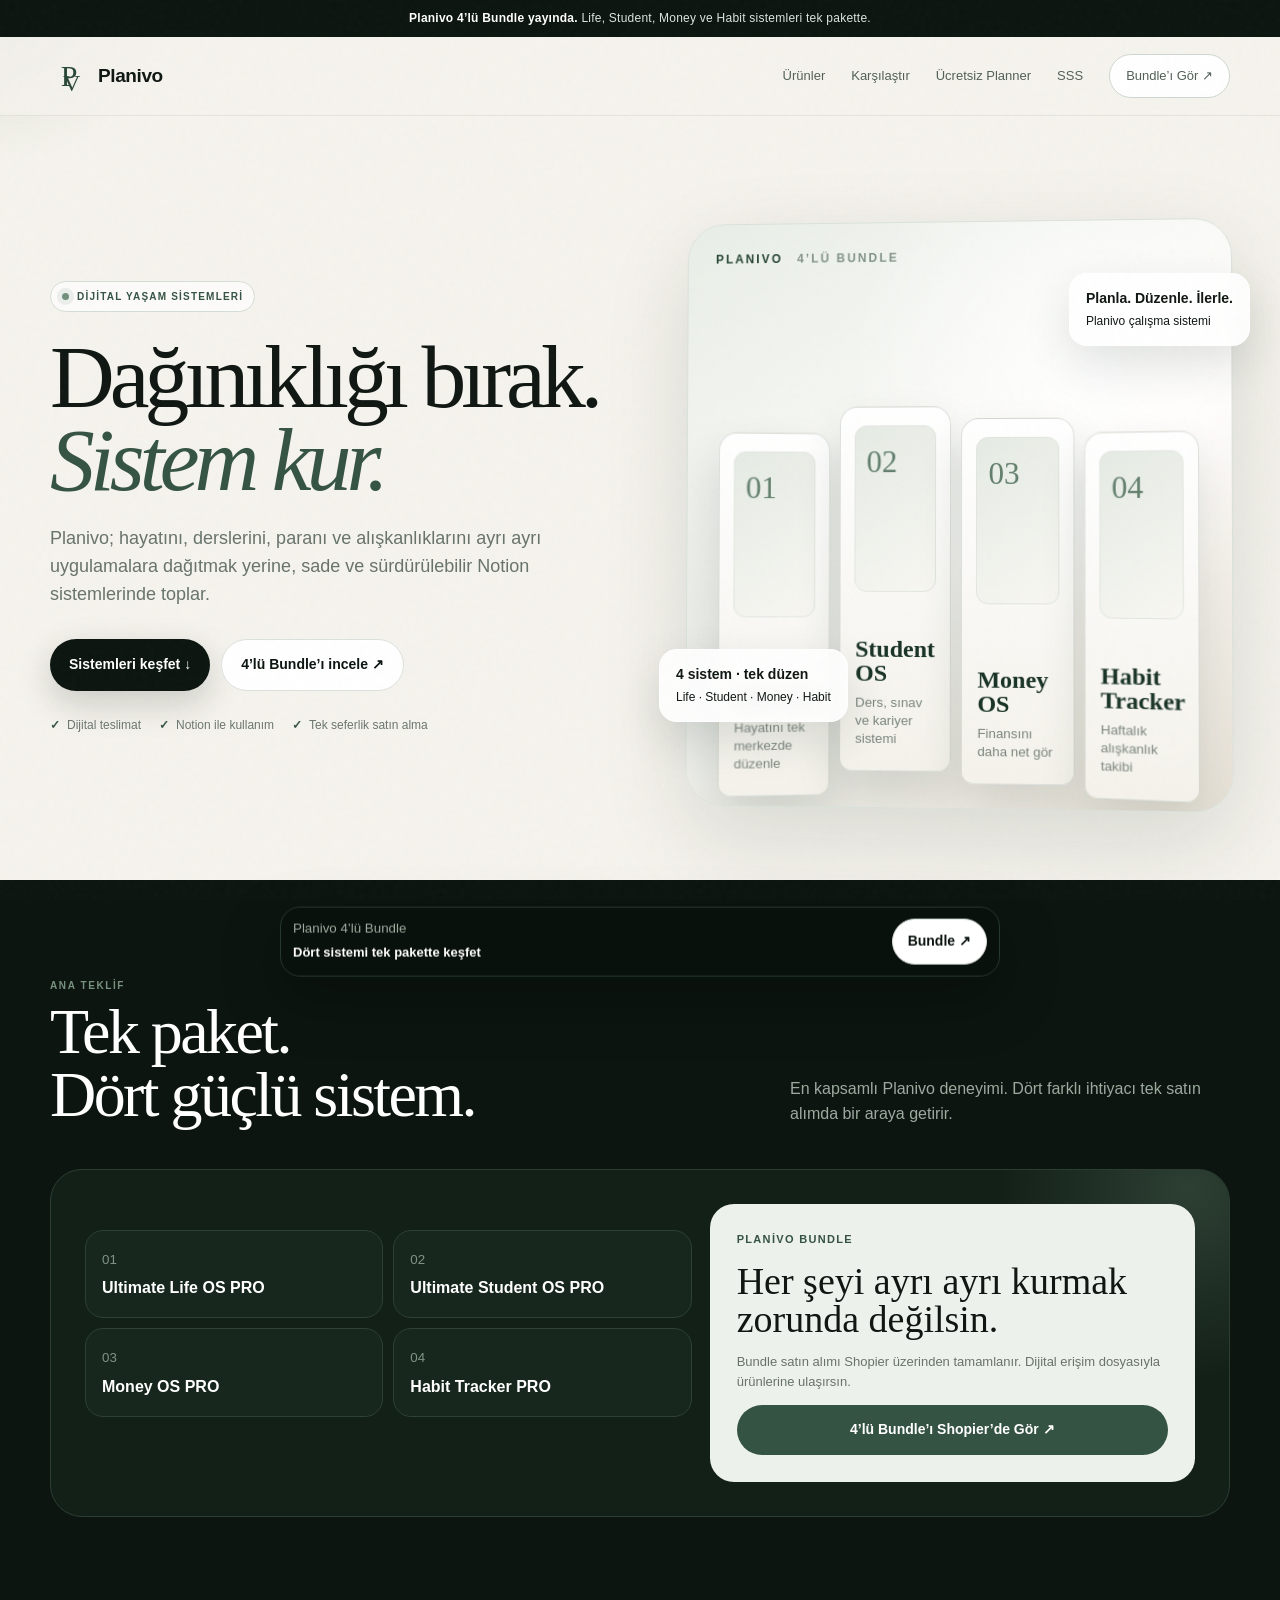
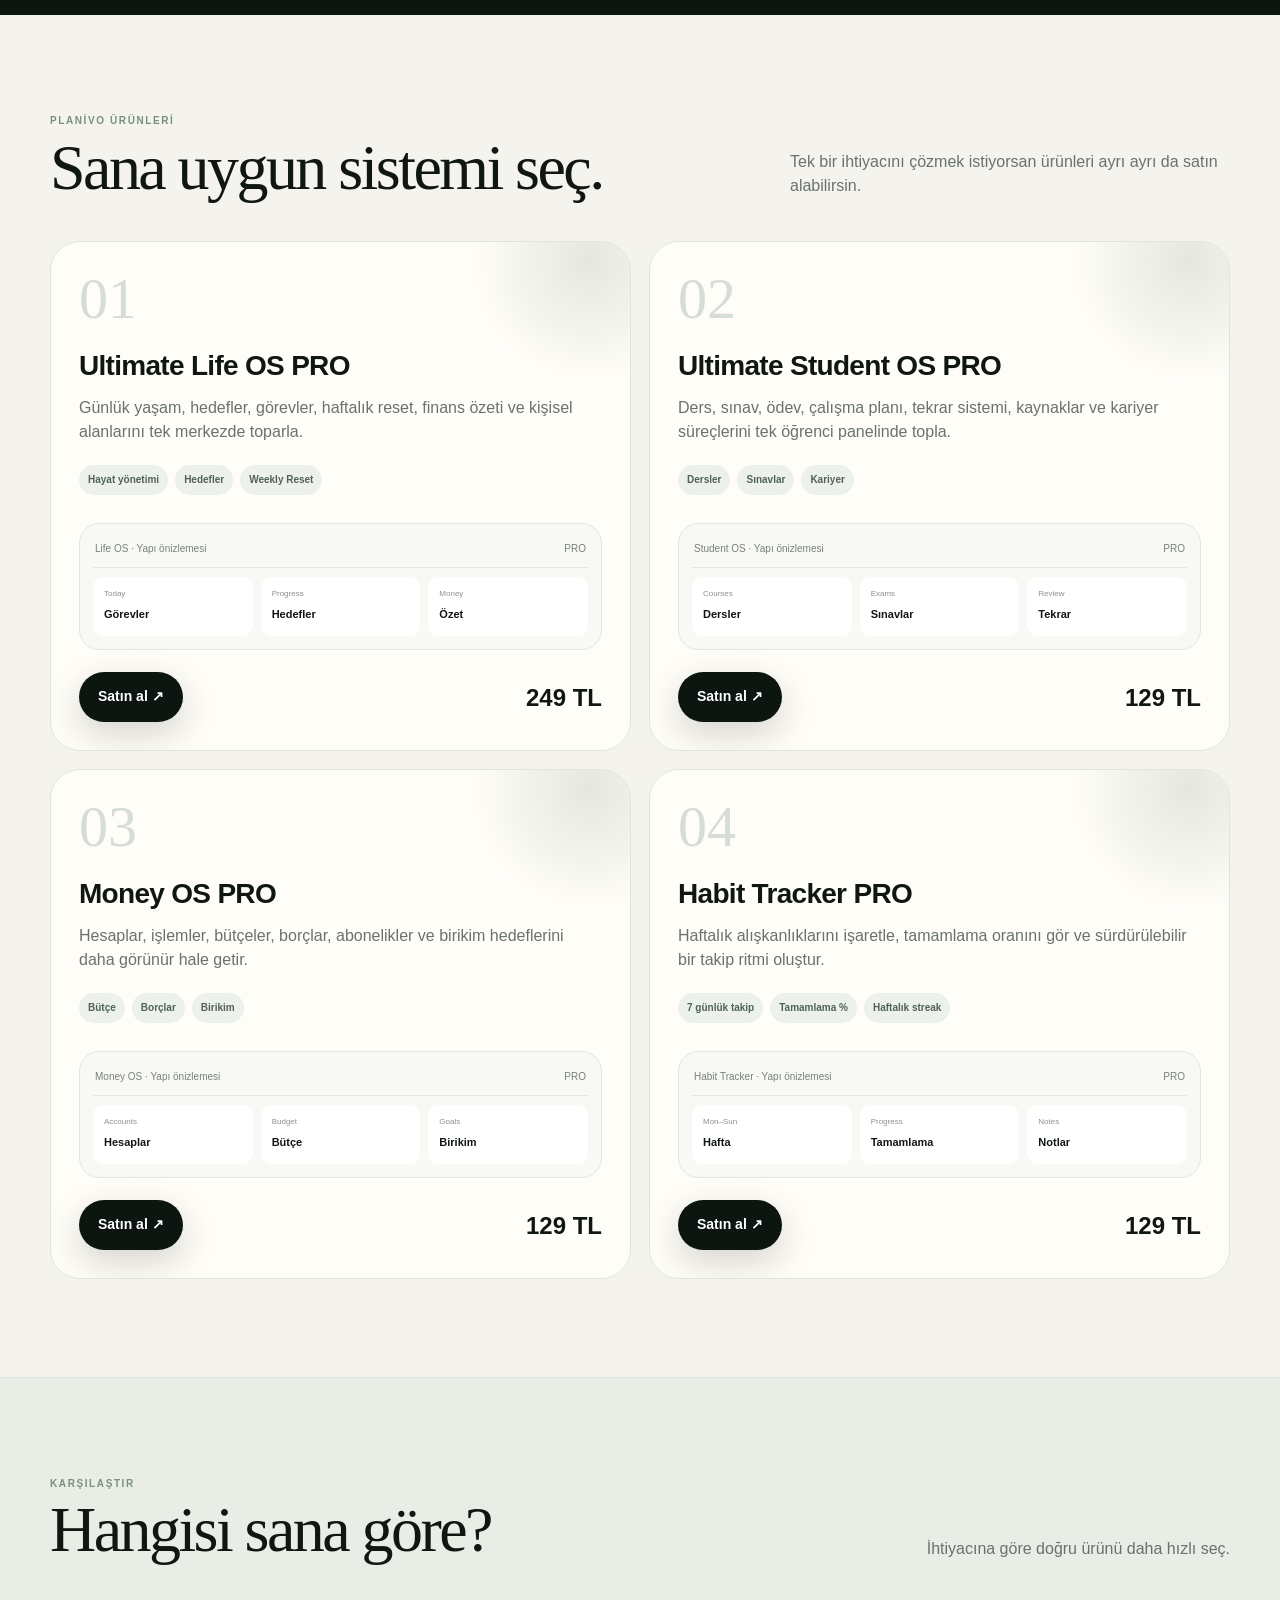
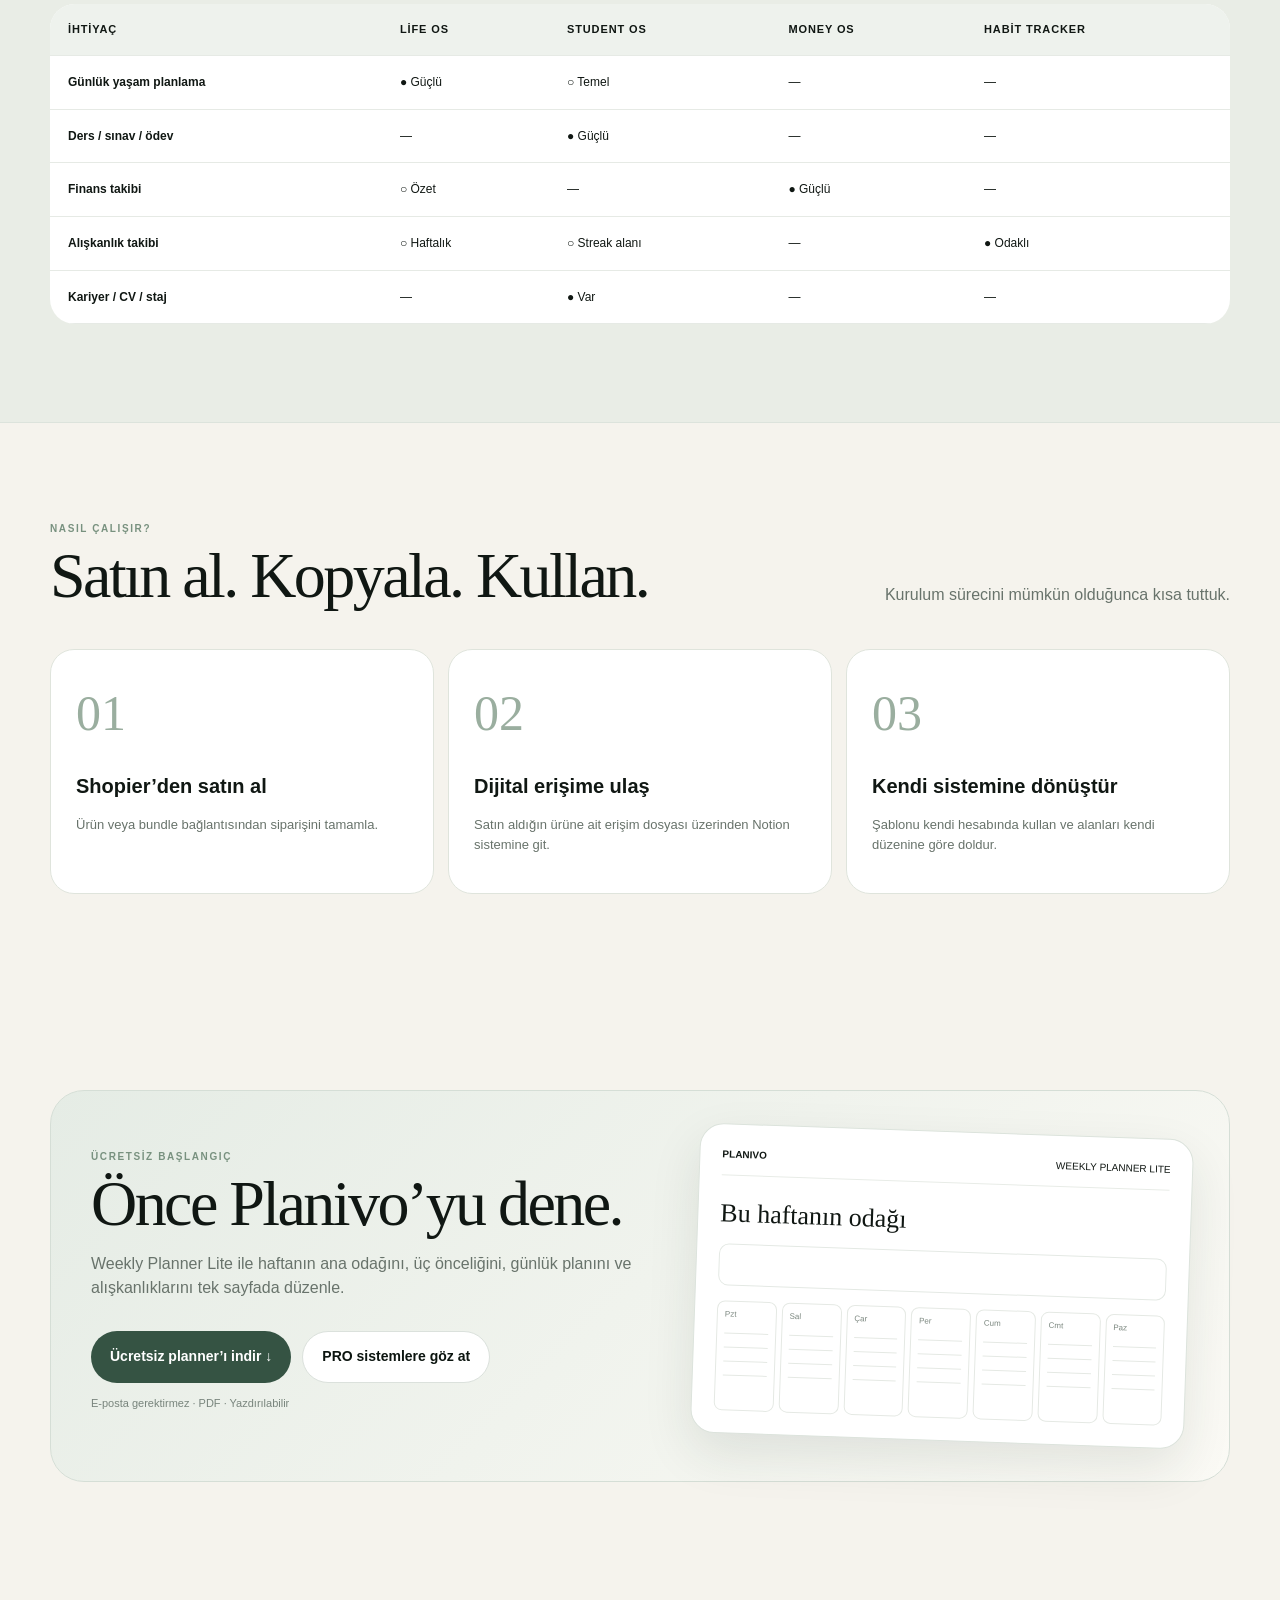
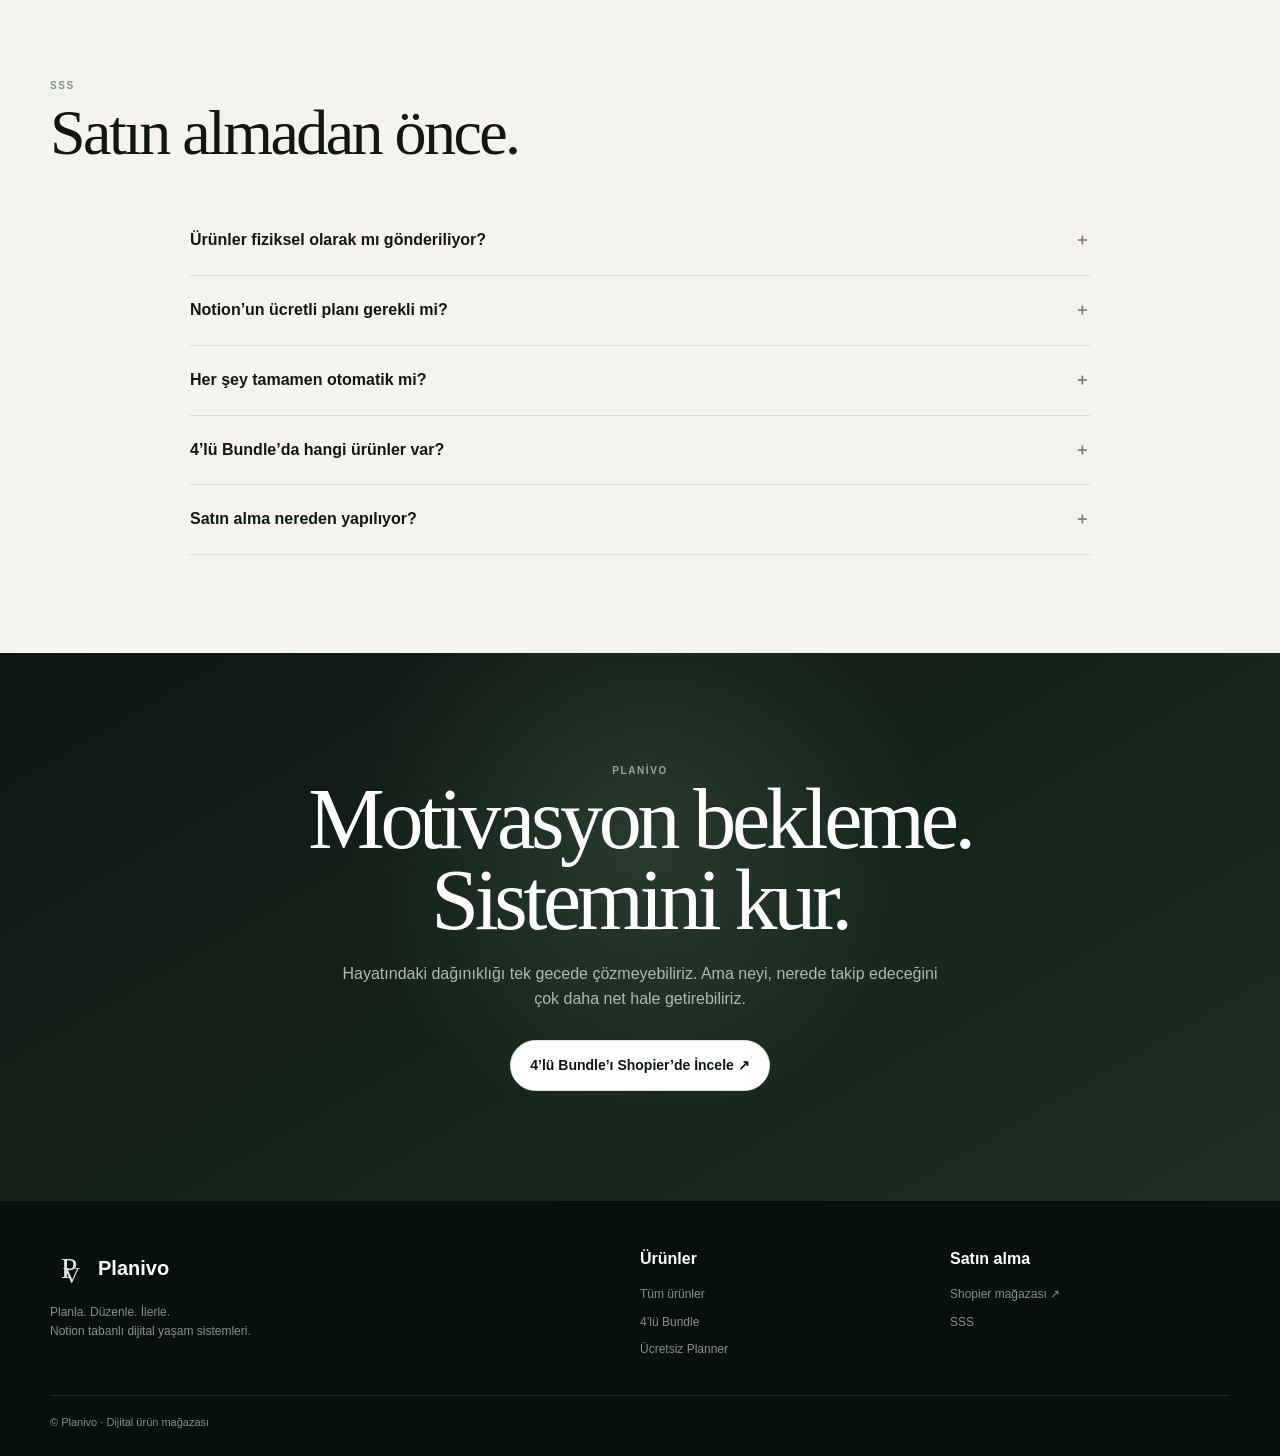
<file: index.html>
<!doctype html>
<html lang="tr">
<head>
<meta charset="utf-8">
<meta name="viewport" content="width=device-width, initial-scale=1">
<meta name="description" content="Planivo — hayat, öğrenci, finans ve alışkanlık sistemlerini tek bir düzen içinde yöneten premium Notion şablonları.">
<meta name="theme-color" content="#0d1712">
<title>Planivo — Planla. Düzenle. İlerle.</title>
<link rel="stylesheet" href="style.css">
</head>
<body>
<div class="grain"></div>
<div class="cursor-glow" id="glow"></div>

<div class="announcement"><b>Planivo 4’lü Bundle yayında.</b> Life, Student, Money ve Habit sistemleri tek pakette.</div>

<header>
  <div class="container nav">
    <a class="brand" href="#top"><span class="brandmark">P<span>V</span></span><strong>Planivo</strong></a>
    <nav class="navlinks">
      <a href="#products">Ürünler</a>
      <a href="#compare">Karşılaştır</a>
      <a href="#free">Ücretsiz Planner</a>
      <a href="#faq">SSS</a>
      <a class="nav-cta" target="_blank" href="https://www.shopier.com/Planforyou/50343590">Bundle’ı Gör ↗</a>
    </nav>
  </div>
</header>

<main id="top">
<section class="hero">
  <div class="container hero-grid">
    <div>
      <div class="eyebrow"><span class="dot"></span> Dijital yaşam sistemleri</div>
      <h1>Dağınıklığı bırak.<br><em>Sistem kur.</em></h1>
      <p>Planivo; hayatını, derslerini, paranı ve alışkanlıklarını ayrı ayrı uygulamalara dağıtmak yerine, sade ve sürdürülebilir Notion sistemlerinde toplar.</p>
      <div class="hero-actions">
        <a class="btn btn-dark" href="#products">Sistemleri keşfet ↓</a>
        <a class="btn btn-light" target="_blank" href="https://www.shopier.com/Planforyou/50343590">4’lü Bundle’ı incele ↗</a>
      </div>
      <div class="microtrust">
        <span>Dijital teslimat</span><span>Notion ile kullanım</span><span>Tek seferlik satın alma</span>
      </div>
    </div>
    <div class="hero-visual">
      <div class="bundle-stage">
      <div class="bundle-wordmark">PLANIVO <span>4’LÜ BUNDLE</span></div>
      <div class="cover-stack">
        <div class="cover c1"><i>01</i><b>Life OS</b><small>Hayatını tek merkezde düzenle</small></div>
        <div class="cover c2"><i>02</i><b>Student OS</b><small>Ders, sınav ve kariyer sistemi</small></div>
        <div class="cover c3"><i>03</i><b>Money OS</b><small>Finansını daha net gör</small></div>
        <div class="cover c4"><i>04</i><b>Habit Tracker</b><small>Haftalık alışkanlık takibi</small></div>
      </div>
    </div>
      <div class="floating-card f1"><b>4 sistem · tek düzen</b><span>Life · Student · Money · Habit</span></div>
      <div class="floating-card f2"><b>Planla. Düzenle. İlerle.</b><span>Planivo çalışma sistemi</span></div>
    </div>
  </div>
</section>

<section class="section dark reveal">
  <div class="container">
    <div class="section-top">
      <div><div class="kicker">Ana teklif</div><h2>Tek paket.<br>Dört güçlü sistem.</h2></div>
      <p>En kapsamlı Planivo deneyimi. Dört farklı ihtiyacı tek satın alımda bir araya getirir.</p>
    </div>
    <div class="bundle-offer">
      <div>
        <div class="offer-list">
          <div class="offer-item"><small>01</small><b>Ultimate Life OS PRO</b></div>
          <div class="offer-item"><small>02</small><b>Ultimate Student OS PRO</b></div>
          <div class="offer-item"><small>03</small><b>Money OS PRO</b></div>
          <div class="offer-item"><small>04</small><b>Habit Tracker PRO</b></div>
        </div>
      </div>
      <div class="offer-side">
        <div>
          <div class="label">Planivo Bundle</div>
          <h3>Her şeyi ayrı ayrı kurmak zorunda değilsin.</h3>
          <p>Bundle satın alımı Shopier üzerinden tamamlanır. Dijital erişim dosyasıyla ürünlerine ulaşırsın.</p>
        </div>
        <a class="btn btn-green" target="_blank" href="https://www.shopier.com/Planforyou/50343590">4’lü Bundle’ı Shopier’de Gör ↗</a>
      </div>
    </div>
  </div>
</section>

<section class="section reveal" id="products">
  <div class="container">
    <div class="section-top">
      <div><div class="kicker">Planivo ürünleri</div><h2>Sana uygun sistemi seç.</h2></div>
      <p>Tek bir ihtiyacını çözmek istiyorsan ürünleri ayrı ayrı da satın alabilirsin.</p>
    </div>
    <div class="products">
      <article class="product">
        <div class="product-num">01</div><h3>Ultimate Life OS PRO</h3>
        <p>Günlük yaşam, hedefler, görevler, haftalık reset, finans özeti ve kişisel alanlarını tek merkezde toparla.</p>
        <div class="chips"><span class="chip">Hayat yönetimi</span><span class="chip">Hedefler</span><span class="chip">Weekly Reset</span></div>
        <div class="product-preview"><div class="preview-head"><span>Life OS · Yapı önizlemesi</span><span>PRO</span></div><div class="preview-grid">
          <div class="preview-cell"><small>Today</small><b>Görevler</b></div><div class="preview-cell"><small>Progress</small><b>Hedefler</b></div><div class="preview-cell"><small>Money</small><b>Özet</b></div>
        </div></div>
        <div class="product-bottom"><a class="btn btn-dark" target="_blank" href="https://www.shopier.com/Planforyou/50314034">Satın al ↗</a><span class="price">249 TL</span></div>
      </article>
      <article class="product">
        <div class="product-num">02</div><h3>Ultimate Student OS PRO</h3>
        <p>Ders, sınav, ödev, çalışma planı, tekrar sistemi, kaynaklar ve kariyer süreçlerini tek öğrenci panelinde topla.</p>
        <div class="chips"><span class="chip">Dersler</span><span class="chip">Sınavlar</span><span class="chip">Kariyer</span></div>
        <div class="product-preview"><div class="preview-head"><span>Student OS · Yapı önizlemesi</span><span>PRO</span></div><div class="preview-grid">
          <div class="preview-cell"><small>Courses</small><b>Dersler</b></div><div class="preview-cell"><small>Exams</small><b>Sınavlar</b></div><div class="preview-cell"><small>Review</small><b>Tekrar</b></div>
        </div></div>
        <div class="product-bottom"><a class="btn btn-dark" target="_blank" href="https://www.shopier.com/Planforyou/50312905">Satın al ↗</a><span class="price">129 TL</span></div>
      </article>
      <article class="product">
        <div class="product-num">03</div><h3>Money OS PRO</h3>
        <p>Hesaplar, işlemler, bütçeler, borçlar, abonelikler ve birikim hedeflerini daha görünür hale getir.</p>
        <div class="chips"><span class="chip">Bütçe</span><span class="chip">Borçlar</span><span class="chip">Birikim</span></div>
        <div class="product-preview"><div class="preview-head"><span>Money OS · Yapı önizlemesi</span><span>PRO</span></div><div class="preview-grid">
          <div class="preview-cell"><small>Accounts</small><b>Hesaplar</b></div><div class="preview-cell"><small>Budget</small><b>Bütçe</b></div><div class="preview-cell"><small>Goals</small><b>Birikim</b></div>
        </div></div>
        <div class="product-bottom"><a class="btn btn-dark" target="_blank" href="https://www.shopier.com/Planforyou/50312650">Satın al ↗</a><span class="price">129 TL</span></div>
      </article>
      <article class="product">
        <div class="product-num">04</div><h3>Habit Tracker PRO</h3>
        <p>Haftalık alışkanlıklarını işaretle, tamamlama oranını gör ve sürdürülebilir bir takip ritmi oluştur.</p>
        <div class="chips"><span class="chip">7 günlük takip</span><span class="chip">Tamamlama %</span><span class="chip">Haftalık streak</span></div>
        <div class="product-preview"><div class="preview-head"><span>Habit Tracker · Yapı önizlemesi</span><span>PRO</span></div><div class="preview-grid">
          <div class="preview-cell"><small>Mon–Sun</small><b>Hafta</b></div><div class="preview-cell"><small>Progress</small><b>Tamamlama</b></div><div class="preview-cell"><small>Notes</small><b>Notlar</b></div>
        </div></div>
        <div class="product-bottom"><a class="btn btn-dark" target="_blank" href="https://www.shopier.com/Planforyou/50312469">Satın al ↗</a><span class="price">129 TL</span></div>
      </article>
    </div>
  </div>
</section>

<section class="section soft reveal" id="compare">
<div class="container">
  <div class="section-top"><div><div class="kicker">Karşılaştır</div><h2>Hangisi sana göre?</h2></div><p>İhtiyacına göre doğru ürünü daha hızlı seç.</p></div>
  <div class="compare-wrap">
  <table>
    <thead><tr><th>İhtiyaç</th><th>Life OS</th><th>Student OS</th><th>Money OS</th><th>Habit Tracker</th></tr></thead>
    <tbody>
      <tr><td>Günlük yaşam planlama</td><td>● Güçlü</td><td>○ Temel</td><td>—</td><td>—</td></tr>
      <tr><td>Ders / sınav / ödev</td><td>—</td><td>● Güçlü</td><td>—</td><td>—</td></tr>
      <tr><td>Finans takibi</td><td>○ Özet</td><td>—</td><td>● Güçlü</td><td>—</td></tr>
      <tr><td>Alışkanlık takibi</td><td>○ Haftalık</td><td>○ Streak alanı</td><td>—</td><td>● Odaklı</td></tr>
      <tr><td>Kariyer / CV / staj</td><td>—</td><td>● Var</td><td>—</td><td>—</td></tr>
    </tbody>
  </table>
  </div>
</div>
</section>

<section class="section reveal">
<div class="container">
  <div class="section-top"><div><div class="kicker">Nasıl çalışır?</div><h2>Satın al. Kopyala. Kullan.</h2></div><p>Kurulum sürecini mümkün olduğunca kısa tuttuk.</p></div>
  <div class="flow">
    <div class="flow-card"><div class="flow-num">01</div><h3>Shopier’den satın al</h3><p>Ürün veya bundle bağlantısından siparişini tamamla.</p></div>
    <div class="flow-card"><div class="flow-num">02</div><h3>Dijital erişime ulaş</h3><p>Satın aldığın ürüne ait erişim dosyası üzerinden Notion sistemine git.</p></div>
    <div class="flow-card"><div class="flow-num">03</div><h3>Kendi sistemine dönüştür</h3><p>Şablonu kendi hesabında kullan ve alanları kendi düzenine göre doldur.</p></div>
  </div>
</div>
</section>

<section class="section reveal" id="free">
<div class="container freebie">
  <div>
    <div class="kicker">Ücretsiz başlangıç</div>
    <h2>Önce Planivo’yu dene.</h2>
    <p style="color:var(--muted);max-width:560px">Weekly Planner Lite ile haftanın ana odağını, üç önceliğini, günlük planını ve alışkanlıklarını tek sayfada düzenle.</p>
    <div class="hero-actions">
      <a class="btn btn-green" download="Planivo_Weekly_Planner_Lite.pdf" href="Planivo_Weekly_Planner_Lite.pdf">Ücretsiz planner’ı indir ↓</a>
      <a class="btn btn-light" href="#products">PRO sistemlere göz at</a>
    </div>
    <p style="font-size:11px;color:#78847c;margin-top:12px">E-posta gerektirmez · PDF · Yazdırılabilir</p>
  </div>
  <div class="planner-card">
    <div class="planner-top"><b>PLANIVO</b><span>WEEKLY PLANNER LITE</span></div>
    <div style="font-family:Georgia,serif;font-size:26px;margin-top:18px">Bu haftanın odağı</div>
    <div style="height:42px;border:1px solid #e4e9e4;border-radius:10px;margin:10px 0 15px"></div>
    <div class="planner-days"><div class="planner-day">Pzt</div><div class="planner-day">Sal</div><div class="planner-day">Çar</div><div class="planner-day">Per</div><div class="planner-day">Cum</div><div class="planner-day">Cmt</div><div class="planner-day">Paz</div></div>
  </div>
</div>
</section>

<section class="section reveal" id="faq">
<div class="container">
  <div class="section-top"><div><div class="kicker">SSS</div><h2>Satın almadan önce.</h2></div></div>
  <div class="faq">
    <details><summary>Ürünler fiziksel olarak mı gönderiliyor?</summary><p>Hayır. Planivo ürünleri dijital Notion sistemleridir; fiziksel kargo bulunmaz.</p></details>
    <details><summary>Notion’un ücretli planı gerekli mi?</summary><p>Sistemler mümkün olduğunca ücretsiz Notion kullanımı düşünülerek hazırlanmıştır. Bazı Notion özellikleri plana göre farklılık gösterebilir; ürünlerde manuel alanlar açıkça belirtilir.</p></details>
    <details><summary>Her şey tamamen otomatik mi?</summary><p>Hayır. Formüllerin hesapladığı alanlar otomatik olabilir; ancak bazı veriler, ilişkiler, ilerleme veya haftalık takip alanları kullanıcı tarafından girilir. Planivo bu ayrımı ürün açıklamalarında özellikle açık tutar.</p></details>
    <details><summary>4’lü Bundle’da hangi ürünler var?</summary><p>Ultimate Life OS PRO, Ultimate Student OS PRO, Money OS PRO ve Habit Tracker PRO.</p></details>
    <details><summary>Satın alma nereden yapılıyor?</summary><p>Satın alma Planivo’nun Shopier mağazası üzerinden tamamlanır.</p></details>
  </div>
</div>
</section>

<section class="final-cta">
  <div class="container inner">
    <div class="kicker" style="color:#91aa98">Planivo</div>
    <h2>Motivasyon bekleme.<br>Sistemini kur.</h2>
    <p>Hayatındaki dağınıklığı tek gecede çözmeyebiliriz. Ama neyi, nerede takip edeceğini çok daha net hale getirebiliriz.</p>
    <a class="btn btn-light" target="_blank" href="https://www.shopier.com/Planforyou/50343590">4’lü Bundle’ı Shopier’de İncele ↗</a>
  </div>
</section>
</main>

<footer>
<div class="container">
  <div class="footer-grid">
    <div><div class="footerbrand"><span class="brandmark">P<span>V</span></span><strong>Planivo</strong></div><p style="max-width:340px;font-size:12px">Planla. Düzenle. İlerle.<br>Notion tabanlı dijital yaşam sistemleri.</p></div>
    <div><b>Ürünler</b><div style="display:grid;gap:9px;margin-top:13px;font-size:12px"><a href="#products">Tüm ürünler</a><a target="_blank" href="https://www.shopier.com/Planforyou/50343590">4’lü Bundle</a><a href="#free">Ücretsiz Planner</a></div></div>
    <div><b>Satın alma</b><div style="display:grid;gap:9px;margin-top:13px;font-size:12px"><a target="_blank" href="https://www.shopier.com/Planforyou">Shopier mağazası ↗</a><a href="#faq">SSS</a></div></div>
  </div>
  <div class="copyright">© Planivo · Dijital ürün mağazası</div>
</div>
</footer>

<div class="sticky-buy" id="sticky">
  <div><small>Planivo 4’lü Bundle</small><strong>Dört sistemi tek pakette keşfet</strong></div>
  <a class="btn btn-light" target="_blank" href="https://www.shopier.com/Planforyou/50343590">Bundle ↗</a>
</div>

<script src="app.js"></script>
</body>
</html>
</file>
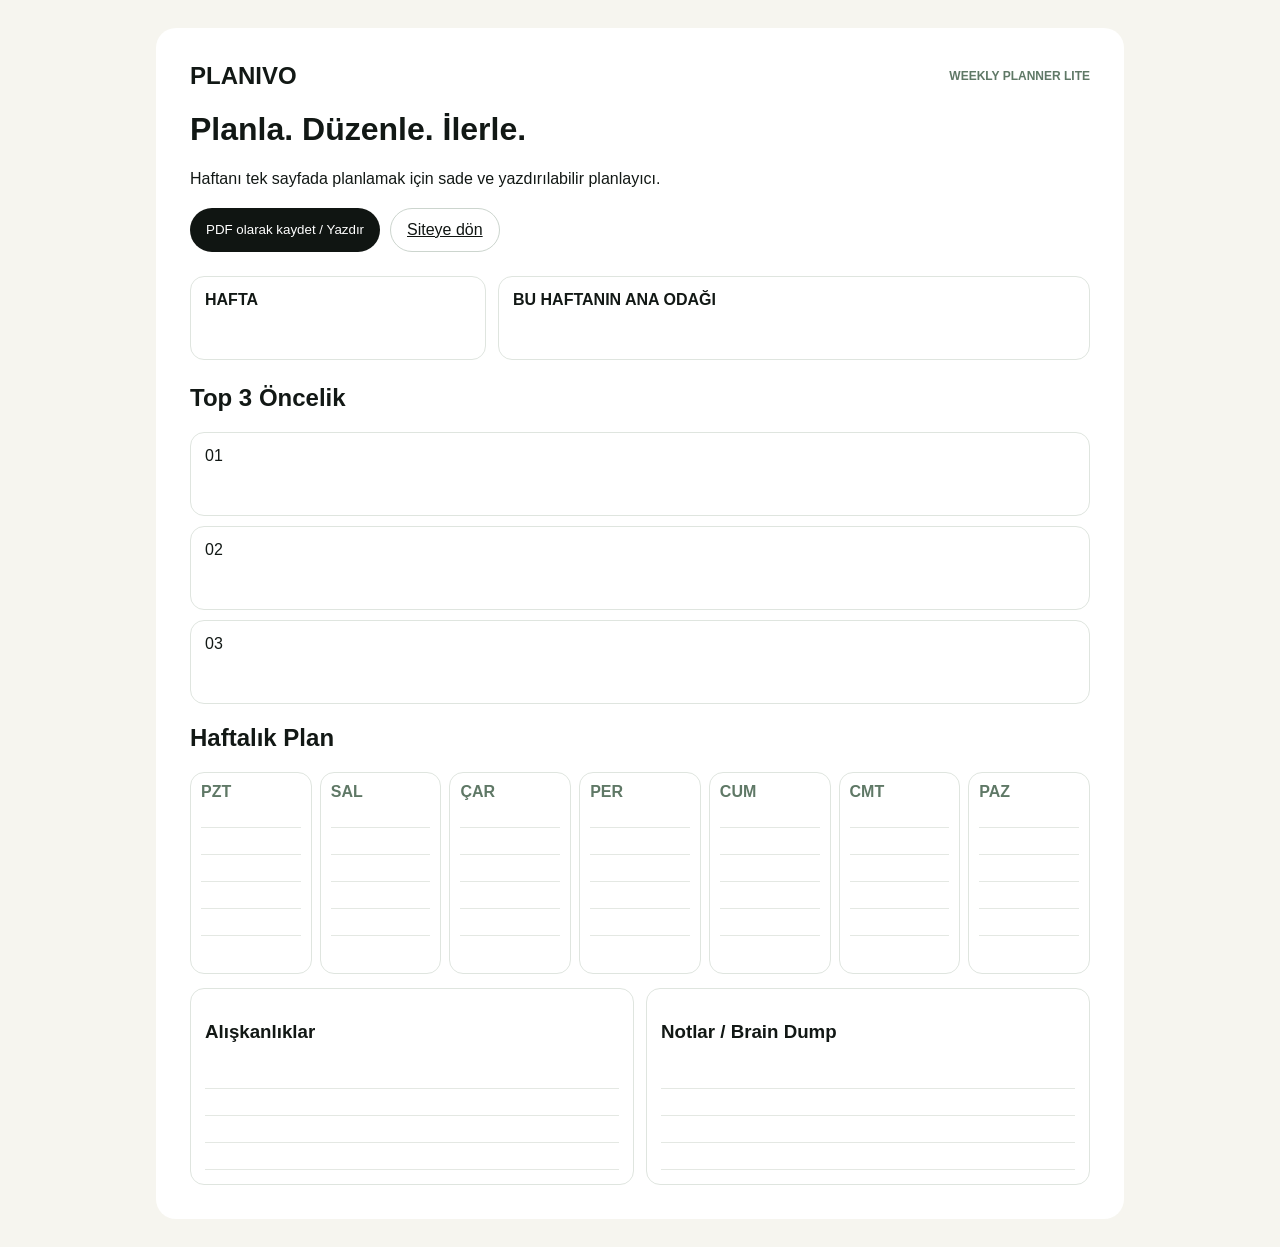
<file: weekly-planner.html>
<!doctype html><html lang="tr"><head><meta charset="utf-8"><meta name="viewport" content="width=device-width,initial-scale=1"><title>Planivo Weekly Planner Lite</title><style>body{font-family:Arial,sans-serif;background:#f6f5ef;color:#121815;margin:0}.page{width:min(900px,calc(100% - 24px));margin:28px auto;background:#fff;padding:34px;border-radius:20px}.top{display:flex;justify-content:space-between;align-items:center}.brand{font-weight:800;font-size:24px}.tag{font-size:12px;color:#5f7866;font-weight:800}.focus{display:grid;grid-template-columns:1fr 2fr;gap:12px;margin:24px 0}.box{border:1px solid #dfe5df;border-radius:14px;padding:14px;min-height:54px}.priorities{display:grid;gap:10px}.days{display:grid;grid-template-columns:repeat(7,1fr);gap:8px;margin-top:12px}.day{border:1px solid #dfe5df;border-radius:14px;padding:10px;min-height:180px}.day b{color:#5f7866}.line{border-bottom:1px solid #e4e8e3;height:26px}.bottom{display:grid;grid-template-columns:1fr 1fr;gap:12px;margin-top:14px}.actions{display:flex;gap:10px;margin:20px 0}.btn{background:#101512;color:#fff;border:0;border-radius:999px;padding:12px 16px;cursor:pointer}.outline{background:#fff;color:#101512;border:1px solid #ccd5ce}@media(max-width:700px){.days{grid-template-columns:1fr 1fr}.focus,.bottom{grid-template-columns:1fr}}@media print{body{background:#fff}.page{width:auto;margin:0;padding:8mm;border-radius:0}.actions{display:none}}</style></head><body><main class="page"><div class="top"><div class="brand">PLANIVO</div><div class="tag">WEEKLY PLANNER LITE</div></div><h1>Planla. Düzenle. İlerle.</h1><p>Haftanı tek sayfada planlamak için sade ve yazdırılabilir planlayıcı.</p><div class="actions"><button class="btn" onclick="window.print()">PDF olarak kaydet / Yazdır</button><a class="btn outline" href="index.html">Siteye dön</a></div><div class="focus"><div class="box"><b>HAFTA</b></div><div class="box"><b>BU HAFTANIN ANA ODAĞI</b></div></div><h2>Top 3 Öncelik</h2><div class="priorities"><div class="box">01</div><div class="box">02</div><div class="box">03</div></div><h2>Haftalık Plan</h2><div class="days"><div class="day"><b>PZT</b><div class="line"></div><div class="line"></div><div class="line"></div><div class="line"></div><div class="line"></div></div><div class="day"><b>SAL</b><div class="line"></div><div class="line"></div><div class="line"></div><div class="line"></div><div class="line"></div></div><div class="day"><b>ÇAR</b><div class="line"></div><div class="line"></div><div class="line"></div><div class="line"></div><div class="line"></div></div><div class="day"><b>PER</b><div class="line"></div><div class="line"></div><div class="line"></div><div class="line"></div><div class="line"></div></div><div class="day"><b>CUM</b><div class="line"></div><div class="line"></div><div class="line"></div><div class="line"></div><div class="line"></div></div><div class="day"><b>CMT</b><div class="line"></div><div class="line"></div><div class="line"></div><div class="line"></div><div class="line"></div></div><div class="day"><b>PAZ</b><div class="line"></div><div class="line"></div><div class="line"></div><div class="line"></div><div class="line"></div></div></div><div class="bottom"><div class="box"><h3>Alışkanlıklar</h3><div class="line"></div><div class="line"></div><div class="line"></div><div class="line"></div></div><div class="box"><h3>Notlar / Brain Dump</h3><div class="line"></div><div class="line"></div><div class="line"></div><div class="line"></div></div></div></main></body></html>
</file>
<file: style.css>
:root{
  --bg:#f5f3ed; --paper:#fffdf8; --ink:#101713; --muted:#68736b;
  --green:#355343; --green2:#607b69; --sage:#dce6dd; --line:#dfe4dc;
  --dark:#0c1510; --gold:#b69a67; --radius:28px; --shadow:0 30px 90px rgba(18,35,25,.12);
}
*{box-sizing:border-box} html{scroll-behavior:smooth}
body{margin:0;font-family:Inter,ui-sans-serif,-apple-system,BlinkMacSystemFont,"Segoe UI",Arial,sans-serif;background:var(--bg);color:var(--ink);line-height:1.55;overflow-x:hidden}
a{color:inherit;text-decoration:none} button{font:inherit}
::selection{background:#355343;color:#fff}
.container{width:min(1180px,calc(100% - 34px));margin:auto}
.grain{position:fixed;inset:0;pointer-events:none;z-index:999;opacity:.035;background-image:url("data:image/svg+xml,%3Csvg viewBox='0 0 180 180' xmlns='http://www.w3.org/2000/svg'%3E%3Cfilter id='n'%3E%3CfeTurbulence type='fractalNoise' baseFrequency='.9' numOctaves='3' stitchTiles='stitch'/%3E%3C/filter%3E%3Crect width='100%25' height='100%25' filter='url(%23n)' opacity='.7'/%3E%3C/svg%3E")}
.cursor-glow{position:fixed;width:340px;height:340px;border-radius:50%;pointer-events:none;z-index:-1;background:radial-gradient(circle,rgba(96,123,105,.16),transparent 68%);transform:translate(-50%,-50%);transition:opacity .2s}
header{position:sticky;top:0;z-index:60;background:rgba(245,243,237,.78);backdrop-filter:blur(18px);border-bottom:1px solid rgba(16,23,19,.07)}
.nav{height:78px;display:flex;align-items:center;justify-content:space-between;gap:22px}
.brand{display:flex;align-items:center;gap:10px} 
.navlinks{display:flex;align-items:center;gap:26px;font-size:13px;color:#526057}
.navlinks a:hover{color:var(--ink)} .nav-cta{padding:11px 16px;border:1px solid #cdd7cf;border-radius:999px;background:#fff}
.announcement{background:var(--dark);color:#dce6df;text-align:center;padding:9px 14px;font-size:12px;letter-spacing:.02em}
.announcement b{color:#fff}
.btn{display:inline-flex;align-items:center;justify-content:center;gap:9px;padding:14px 19px;border-radius:999px;border:0;font-weight:750;cursor:pointer;transition:.25s cubic-bezier(.2,.7,.2,1);font-size:14px}
.btn:hover{transform:translateY(-2px)} .btn-dark{background:var(--dark);color:#fff;box-shadow:0 12px 35px rgba(12,21,16,.18)} .btn-light{background:#fff;color:var(--dark);border:1px solid #dbe1dc} .btn-green{background:var(--green);color:#fff}
.hero{position:relative;padding:92px 0 72px;min-height:760px;display:grid;align-items:center}
.hero-grid{display:grid;grid-template-columns:1.02fr .98fr;gap:64px;align-items:center}
.eyebrow{display:inline-flex;gap:8px;align-items:center;padding:7px 11px;border:1px solid #d4ddd6;background:rgba(255,255,255,.65);border-radius:999px;font-size:10px;font-weight:800;letter-spacing:.12em;text-transform:uppercase;color:var(--green)}
.dot{width:7px;height:7px;border-radius:50%;background:#72917d;box-shadow:0 0 0 5px rgba(114,145,125,.12)}
.hero h1{font-family:Georgia,"Times New Roman",serif;font-size:clamp(56px,7vw,96px);line-height:.92;letter-spacing:-.055em;margin:24px 0 24px;font-weight:500}
.hero h1 em{font-style:italic;color:var(--green)}
.hero p{font-size:18px;color:var(--muted);max-width:650px}
.hero-actions{display:flex;gap:11px;flex-wrap:wrap;margin-top:30px}
.microtrust{display:flex;gap:18px;flex-wrap:wrap;margin-top:25px;font-size:12px;color:#6b766f} .microtrust span:before{content:"✓";margin-right:7px;color:var(--green);font-weight:900}
.hero-visual{position:relative;min-height:600px}
.bundle-stage{position:absolute;inset:12px 0 0 0;border-radius:38px;background:linear-gradient(145deg,#e8eee7 0%,#fffdfa 55%,#e8e2d7 100%);border:1px solid #d9e1da;box-shadow:var(--shadow);overflow:hidden;transform:perspective(1200px) rotateY(-3deg) rotateX(1deg);transition:transform .35s}
.bundle-stage:hover{transform:perspective(1200px) rotateY(0) rotateX(0) translateY(-4px)}
.bundle-stage:before{content:"";position:absolute;inset:-35%;background:radial-gradient(circle at 65% 35%,rgba(255,255,255,.9),transparent 28%),radial-gradient(circle at 25% 70%,rgba(96,123,105,.13),transparent 30%)}
.bundle-stage img{position:absolute;inset:0;width:100%;height:100%;object-fit:cover}
.floating-card{position:absolute;background:rgba(255,255,255,.88);backdrop-filter:blur(12px);border:1px solid rgba(255,255,255,.8);border-radius:18px;padding:14px 16px;box-shadow:0 18px 45px rgba(31,47,37,.13);font-size:12px;animation:float 5s ease-in-out infinite}
.f1{left:-24px;bottom:85px} .f2{right:-20px;top:65px;animation-delay:-2s}
.floating-card b{display:block;font-size:14px;margin-bottom:3px} @keyframes float{50%{transform:translateY(-9px)}}
.section{padding:98px 0} .section.dark{background:var(--dark);color:#fff} .section.soft{background:#e9ede6;border-block:1px solid #dce3dc}
.section-top{display:flex;justify-content:space-between;gap:40px;align-items:end;margin-bottom:42px}
.kicker{font-size:10px;font-weight:850;text-transform:uppercase;letter-spacing:.16em;color:#78917f}
.section h2{font-family:Georgia,"Times New Roman",serif;font-size:clamp(40px,5vw,68px);line-height:.98;letter-spacing:-.04em;margin:8px 0 0;font-weight:500}
.section-top p{max-width:440px;color:var(--muted);margin:0} .dark .section-top p{color:#9dab9f}
.bundle-offer{display:grid;grid-template-columns:1fr .8fr;gap:18px;background:#132018;border:1px solid #2c3e31;border-radius:32px;padding:34px;overflow:hidden;position:relative}
.bundle-offer:after{content:"";position:absolute;width:400px;height:400px;border-radius:50%;right:-160px;top:-180px;background:radial-gradient(circle,rgba(96,123,105,.34),transparent 67%)}
.offer-list{display:grid;grid-template-columns:1fr 1fr;gap:10px;margin-top:26px}
.offer-item{border:1px solid #2d4134;background:#17271d;border-radius:18px;padding:16px} .offer-item small{color:#7f9485} .offer-item b{display:block;margin-top:5px}
.offer-side{display:flex;flex-direction:column;justify-content:space-between;background:#edf1eb;color:var(--ink);border-radius:24px;padding:27px;position:relative;z-index:2}
.offer-side .label{font-size:11px;color:var(--green);font-weight:800;letter-spacing:.12em;text-transform:uppercase}
.offer-side h3{font-family:Georgia,serif;font-size:38px;line-height:1.02;margin:14px 0 10px;font-weight:500}
.offer-side p{color:#68736b;font-size:13px}
.products{display:grid;grid-template-columns:repeat(2,1fr);gap:18px}
.product{position:relative;background:var(--paper);border:1px solid var(--line);border-radius:30px;padding:28px;min-height:440px;overflow:hidden;transition:.3s;display:flex;flex-direction:column}
.product:hover{transform:translateY(-7px);box-shadow:var(--shadow);border-color:#cbd7ce}
.product:before{content:"";position:absolute;width:240px;height:240px;right:-80px;top:-100px;background:radial-gradient(circle,rgba(96,123,105,.17),transparent 70%)}
.product-num{font-family:Georgia,serif;font-size:58px;color:#d5ddd6;line-height:1}
.product h3{font-size:28px;letter-spacing:-.025em;margin:16px 0 8px} .product>p{color:var(--muted);margin:0}
.chips{display:flex;gap:7px;flex-wrap:wrap;margin:20px 0} .chip{font-size:10px;padding:7px 9px;border-radius:999px;background:#edf1eb;color:#506158;font-weight:750}
.product-preview{margin:8px 0 22px;border:1px solid #e2e6e1;border-radius:20px;background:#f8f8f4;padding:13px}
.preview-head{display:flex;justify-content:space-between;font-size:10px;color:#78827b;padding:4px 2px 11px;border-bottom:1px solid #e3e7e2}
.preview-grid{display:grid;grid-template-columns:repeat(3,1fr);gap:8px;margin-top:9px} .preview-cell{background:#fff;border-radius:11px;padding:11px} .preview-cell small{font-size:8px;color:#89938c;display:block} .preview-cell b{font-size:11px}
.product-bottom{display:flex;align-items:center;gap:10px;margin-top:auto} .price{margin-left:auto;font-size:24px;font-weight:850}
.compare-wrap{overflow:auto;border-radius:25px} table{width:100%;min-width:850px;border-collapse:collapse;background:#fff} th,td{padding:17px 18px;border-bottom:1px solid #e6eae5;text-align:left;font-size:12px} th{font-size:11px;text-transform:uppercase;letter-spacing:.08em;background:#eef2ed} td:first-child{font-weight:750}
.flow{display:grid;grid-template-columns:repeat(3,1fr);gap:14px} .flow-card{background:#fff;border:1px solid var(--line);border-radius:24px;padding:25px;min-height:210px} .flow-num{font-family:Georgia,serif;color:#9aae9f;font-size:50px} .flow-card h3{font-size:20px;margin:18px 0 6px} .flow-card p{font-size:13px;color:var(--muted)}
.freebie{display:grid;grid-template-columns:1fr .85fr;gap:22px;align-items:center;background:linear-gradient(135deg,#e5ece5,#fbfaf5);border:1px solid #d5ded6;border-radius:34px;padding:40px}
.planner-card{background:#fff;border-radius:24px;border:1px solid #dce3dc;box-shadow:0 20px 50px rgba(31,49,38,.1);padding:22px;transform:rotate(2deg)}
.planner-top{display:flex;justify-content:space-between;border-bottom:1px solid #e8ece7;padding-bottom:12px;font-size:10px} .planner-days{display:grid;grid-template-columns:repeat(7,1fr);gap:5px;margin-top:12px} .planner-day{height:110px;border:1px solid #e5e9e4;border-radius:8px;padding:7px;font-size:8px;color:#7a867e} .planner-day:after{content:"";display:block;height:1px;background:#e5e9e4;box-shadow:0 14px #e5e9e4,0 28px #e5e9e4,0 42px #e5e9e4;margin-top:12px}
.faq{max-width:900px;margin:auto} details{border-bottom:1px solid #d5dcd6} summary{list-style:none;cursor:pointer;padding:22px 0;font-weight:760;display:flex;justify-content:space-between;gap:20px} summary::-webkit-details-marker{display:none} summary:after{content:"＋";color:#718276} details[open] summary:after{content:"—"} details p{color:var(--muted);margin:0 0 22px;max-width:720px}
.final-cta{padding:110px 0;background:linear-gradient(150deg,#0d1712,#1c3023);color:#fff;text-align:center;position:relative;overflow:hidden} .final-cta:before{content:"";position:absolute;inset:-30%;background:radial-gradient(circle at 50% 40%,rgba(116,151,126,.22),transparent 25%)}
.final-cta .inner{position:relative;z-index:1} .final-cta h2{font-family:Georgia,serif;font-weight:500;font-size:clamp(48px,7vw,86px);line-height:.95;max-width:940px;margin:0 auto 20px;letter-spacing:-.05em} .final-cta p{color:#aebbb1;max-width:620px;margin:0 auto 28px}
footer{background:#08100b;color:#849187;padding:46px 0 25px} .footer-grid{display:grid;grid-template-columns:2fr 1fr 1fr;gap:30px} footer b{color:#fff} footer a:hover{color:#fff} .copyright{border-top:1px solid #1d2a21;margin-top:36px;padding-top:18px;font-size:11px}
.reveal{opacity:0;transform:translateY(28px);transition:.75s cubic-bezier(.2,.7,.2,1)} .reveal.visible{opacity:1;transform:none}
.sticky-buy{position:fixed;left:50%;bottom:14px;transform:translateX(-50%) translateY(130%);width:min(720px,calc(100% - 22px));background:rgba(10,18,13,.96);color:#fff;border:1px solid #27382c;border-radius:20px;padding:11px 12px;display:flex;align-items:center;gap:12px;z-index:90;box-shadow:0 22px 60px rgba(0,0,0,.25);transition:.35s;backdrop-filter:blur(14px)} .sticky-buy.show{transform:translateX(-50%) translateY(0)} .sticky-buy small{display:block;color:#9dac9f} .sticky-buy strong{font-size:13px} .sticky-buy .btn{margin-left:auto;padding:11px 15px}
@media(max-width:900px){
  .navlinks a:not(.nav-cta){display:none} .hero{padding-top:55px} .hero-grid,.bundle-offer,.freebie{grid-template-columns:1fr} .hero-visual{min-height:490px;margin-top:15px} .f1{left:8px} .f2{right:8px} .products{grid-template-columns:1fr} .flow{grid-template-columns:1fr} .offer-list{grid-template-columns:1fr 1fr} .section-top{display:block} .section-top p{margin-top:14px} .footer-grid{grid-template-columns:1fr 1fr} .hero h1{font-size:clamp(54px,16vw,78px)}
}
@media(max-width:560px){
  .container{width:min(100% - 22px,1180px)} .nav{height:68px} .hero{min-height:auto;padding:48px 0 56px} .hero-grid{gap:28px} .hero-visual{min-height:390px} .bundle-stage{border-radius:26px} .f2{display:none} .f1{bottom:16px} .section{padding:70px 0} .section h2{font-size:44px} .product{padding:21px;min-height:420px} .preview-grid{grid-template-columns:1fr 1fr} .offer-list{grid-template-columns:1fr} .bundle-offer{padding:20px} .freebie{padding:24px} .planner-day{height:72px;padding:4px;font-size:6px} .footer-grid{grid-template-columns:1fr} .sticky-buy strong{max-width:150px} .sticky-buy small{display:none}
}
.brand{display:flex;align-items:center;gap:10px;font-size:20px;letter-spacing:-.02em}
.brand strong{font-size:19px}
.brandmark{position:relative;width:38px;height:42px;display:inline-grid;place-items:center;font-family:Georgia,serif;font-size:30px;color:#294637;line-height:1}
.brandmark span{position:absolute;font-size:24px;left:13px;top:16px;font-weight:400}
.bundle-wordmark{position:absolute;left:28px;top:26px;z-index:2;font-size:12px;font-weight:900;letter-spacing:.18em;color:#244331}
.bundle-wordmark span{margin-left:9px;color:#829388;font-weight:700}
.cover-stack{position:absolute;inset:78px 28px 28px;display:flex;align-items:end;justify-content:center;gap:10px;perspective:1200px}
.cover{width:23%;min-height:365px;background:linear-gradient(180deg,#fff,#f4f2eb);border:1px solid rgba(50,75,59,.16);border-radius:18px 18px 12px 12px;box-shadow:0 24px 45px rgba(29,47,36,.14);padding:22px 15px;display:flex;flex-direction:column;justify-content:flex-end;position:relative;transition:.3s}
.cover:before{content:"";position:absolute;inset:18px 14px auto;height:165px;border-radius:12px;background:linear-gradient(145deg,#e5ebe4,#f8f7f2);border:1px solid #e1e6df}
.cover i{position:absolute;top:31px;left:26px;z-index:1;font-style:normal;font-family:Georgia,serif;color:#617e6b;font-size:31px}
.cover b{font-family:Georgia,serif;font-size:24px;line-height:1;color:#183225}
.cover small{margin-top:9px;color:#7a857e;line-height:1.35}
.c1{transform:rotateY(8deg) translateY(18px)}
.c2{transform:translateY(-8px)}
.c3{transform:translateY(4px)}
.c4{transform:rotateY(-8deg) translateY(18px)}
.bundle-stage:hover .cover{transform:translateY(-4px)}
.footerbrand{display:flex;align-items:center;gap:10px;color:#fff;margin-bottom:14px}
.footerbrand .brandmark{color:#dce6df}
.footerbrand strong{font-size:20px}
@media(max-width:560px){
  .cover-stack{inset:62px 12px 18px;gap:5px}
  .cover{padding:12px 7px;min-height:265px;border-radius:12px;width:24%}
  .cover:before{inset:10px 7px auto;height:110px}
  .cover i{top:18px;left:12px;font-size:21px}
  .cover b{font-size:14px}
  .cover small{font-size:7px}
  .bundle-wordmark{left:15px;top:17px;font-size:9px}
}
</file>
